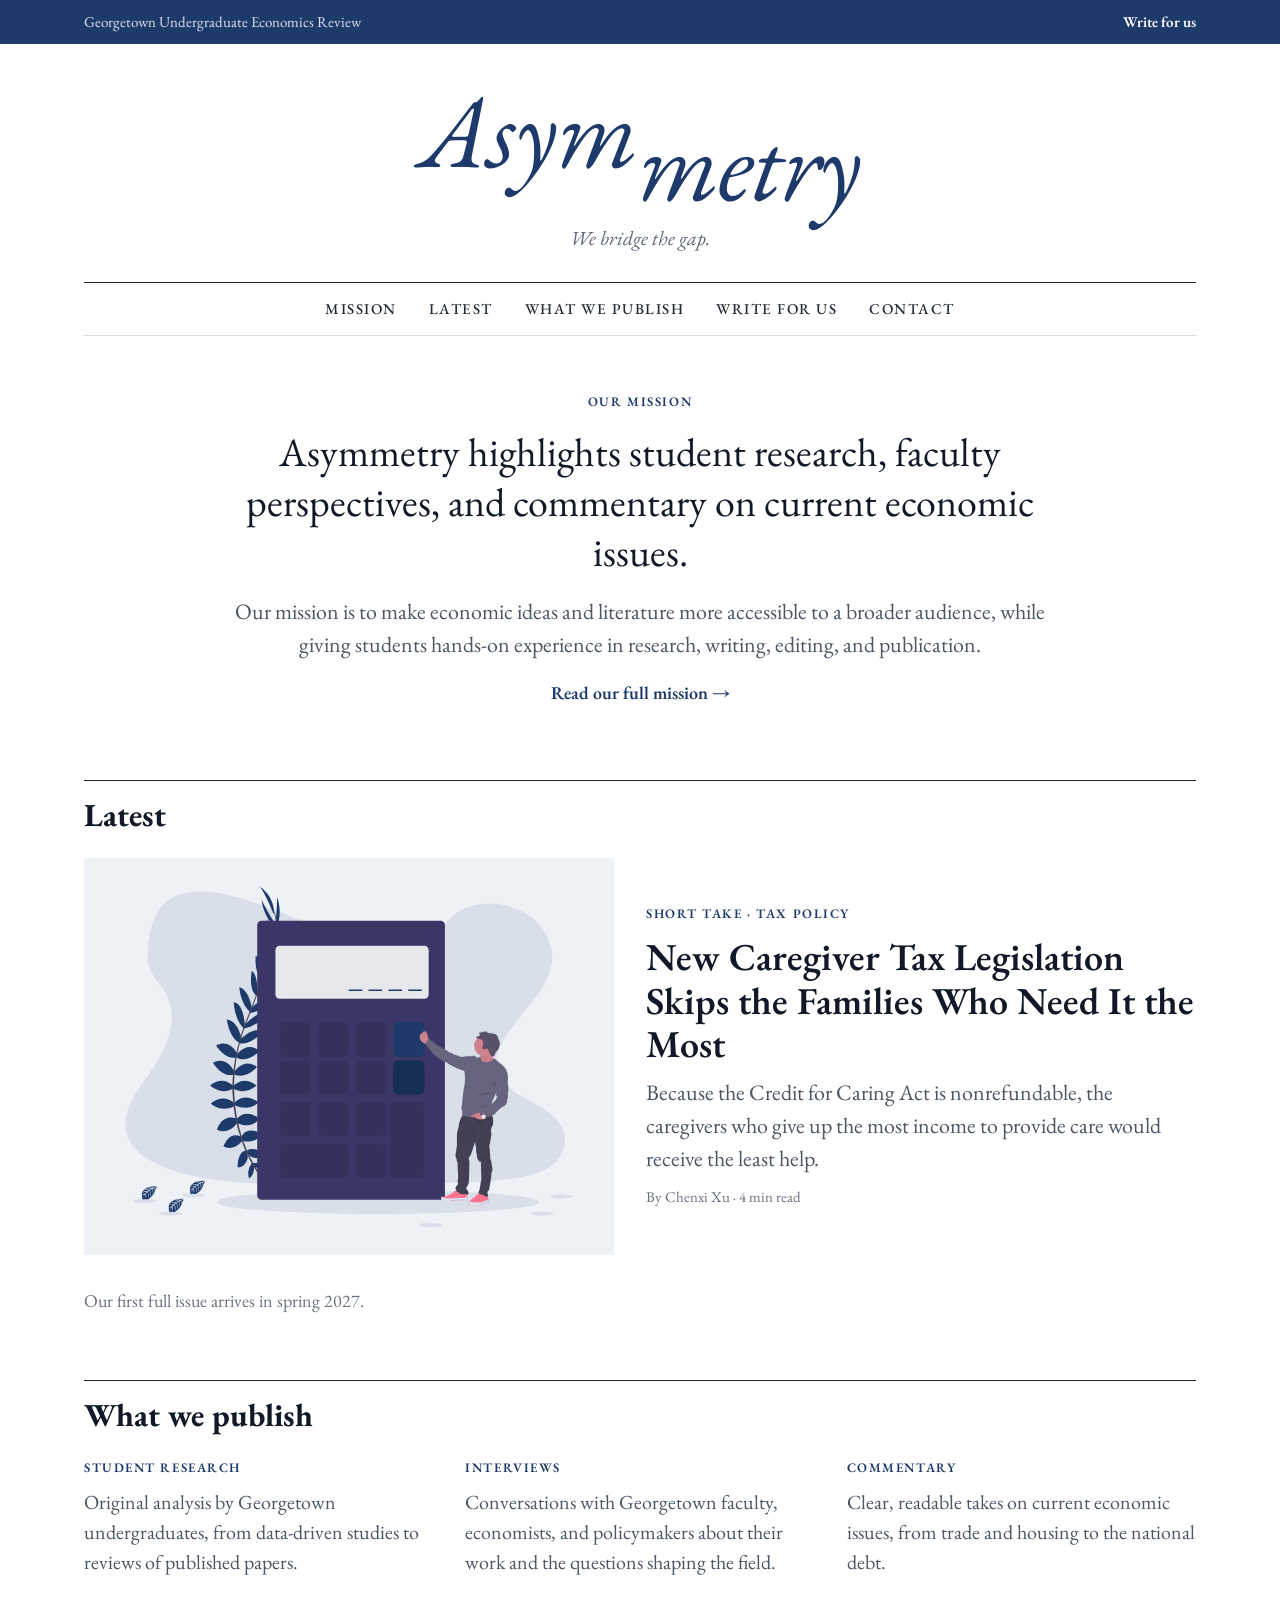
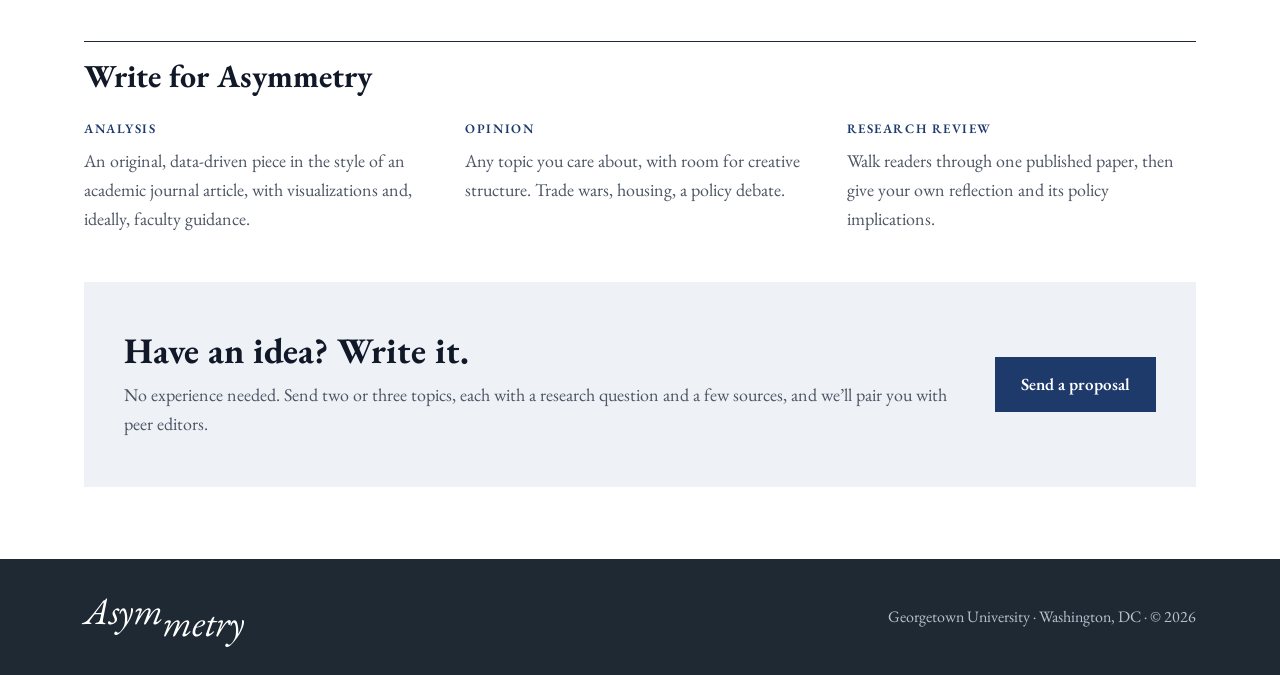
<file: index.html>
<!doctype html>
<html lang="en">
<head>
  <meta charset="utf-8">
  <meta name="viewport" content="width=device-width, initial-scale=1">
  <title>Asymmetry | Georgetown Undergraduate Economics Review</title>
  <meta name="description" content="Asymmetry is Georgetown's undergraduate economics review: student research, faculty perspectives, and commentary on current economic issues.">
  <link rel="preconnect" href="https://fonts.googleapis.com">
  <link rel="preconnect" href="https://fonts.gstatic.com" crossorigin>
  <link href="https://fonts.googleapis.com/css2?family=EB+Garamond:ital,wght@0,400;0,500;0,600;0,700;1,400;1,500&display=swap" rel="stylesheet">
  <link rel="stylesheet" href="assets/style.css">
  <link rel="icon" href="assets/favicon.svg" type="image/svg+xml">
</head>
<body>
  <div class="topbar">
    <div class="wrap topbar-inner">
      <span>Georgetown Undergraduate Economics Review</span>
      <a href="#write">Write for us</a>
    </div>
  </div>

  <header class="masthead">
    <div class="wrap">
      <a class="logo" href="#top" aria-label="Asymmetry home">Asym<span class="drop">metry</span></a>
      <p class="tagline">We bridge the gap.</p>
      <nav class="sections" aria-label="Sections">
        <a href="mission.html">Mission</a>
        <a href="#latest">Latest</a>
        <a href="#publish">What we publish</a>
        <a href="#write">Write for us</a>
        <a href="contact.html">Contact</a>
      </nav>
    </div>
  </header>

  <main id="top" class="wrap">
    <section id="mission" class="mission-top">
      <p class="kicker"><a href="mission.html">Our mission</a></p>
      <p class="mission-lede">Asymmetry highlights student research, faculty perspectives, and commentary on current economic issues.</p>
      <p class="dek">Our mission is to make economic ideas and literature more accessible to a broader audience, while giving students hands-on experience in research, writing, editing, and publication.</p>
      <a class="text-link" href="mission.html">Read our full mission &rarr;</a>
    </section>

    <section id="latest" class="block">
      <div class="block-head"><h2>Latest</h2></div>
      <a class="feature" href="articles/caregiver-tax-credit.html">
        <img class="feature-img" src="assets/img/calculator.svg" alt="Illustration of a person standing beside a giant calculator">
        <div class="feature-text">
          <span class="kicker">Short Take · Tax Policy</span>
          <span class="headline">New Caregiver Tax Legislation Skips the Families Who Need It the Most</span>
          <span class="dek">Because the Credit for Caring Act is nonrefundable, the caregivers who give up the most income to provide care would receive the least help.</span>
          <span class="byline">By Chenxi Xu · 4 min read</span>
        </div>
      </a>
      <p class="muted-note">Our first full issue arrives in spring 2027.</p>
    </section>

    <section id="publish" class="block">
      <div class="block-head"><h2>What we publish</h2></div>
      <div class="pillars">
        <div>
          <p class="kicker">Student research</p>
          <p>Original analysis by Georgetown undergraduates, from data-driven studies to reviews of published papers.</p>
        </div>
        <div>
          <p class="kicker">Interviews</p>
          <p>Conversations with Georgetown faculty, economists, and policymakers about their work and the questions shaping the field.</p>
        </div>
        <div>
          <p class="kicker">Commentary</p>
          <p>Clear, readable takes on current economic issues, from trade and housing to the national debt.</p>
        </div>
      </div>
    </section>

    <section id="write" class="block">
      <div class="block-head"><h2>Write for Asymmetry</h2></div>
      <div class="types">
        <div>
          <p class="kicker">Analysis</p>
          <p>An original, data-driven piece in the style of an academic journal article, with visualizations and, ideally, faculty guidance.</p>
        </div>
        <div>
          <p class="kicker">Opinion</p>
          <p>Any topic you care about, with room for creative structure. Trade wars, housing, a policy debate.</p>
        </div>
        <div>
          <p class="kicker">Research Review</p>
          <p>Walk readers through one published paper, then give your own reflection and its policy implications.</p>
        </div>
      </div>
      <div class="cta">
        <div>
          <h3>Have an idea? Write it.</h3>
          <p>No experience needed. Send two or three topics, each with a research question and a few sources, and we’ll pair you with peer editors.</p>
        </div>
        <a class="btn" href="mailto:fmb48@georgetown.edu?subject=Asymmetry%20proposal">Send a proposal</a>
      </div>
    </section>
  </main>

  <footer class="footer">
    <div class="wrap footer-inner">
      <span class="logo logo-small" aria-label="Asymmetry">Asym<span class="drop">metry</span></span>
      <span>Georgetown University · Washington, DC · &copy; <span id="year"></span></span>
    </div>
  </footer>

  <script src="assets/main.js"></script>
</body>
</html>
</file>
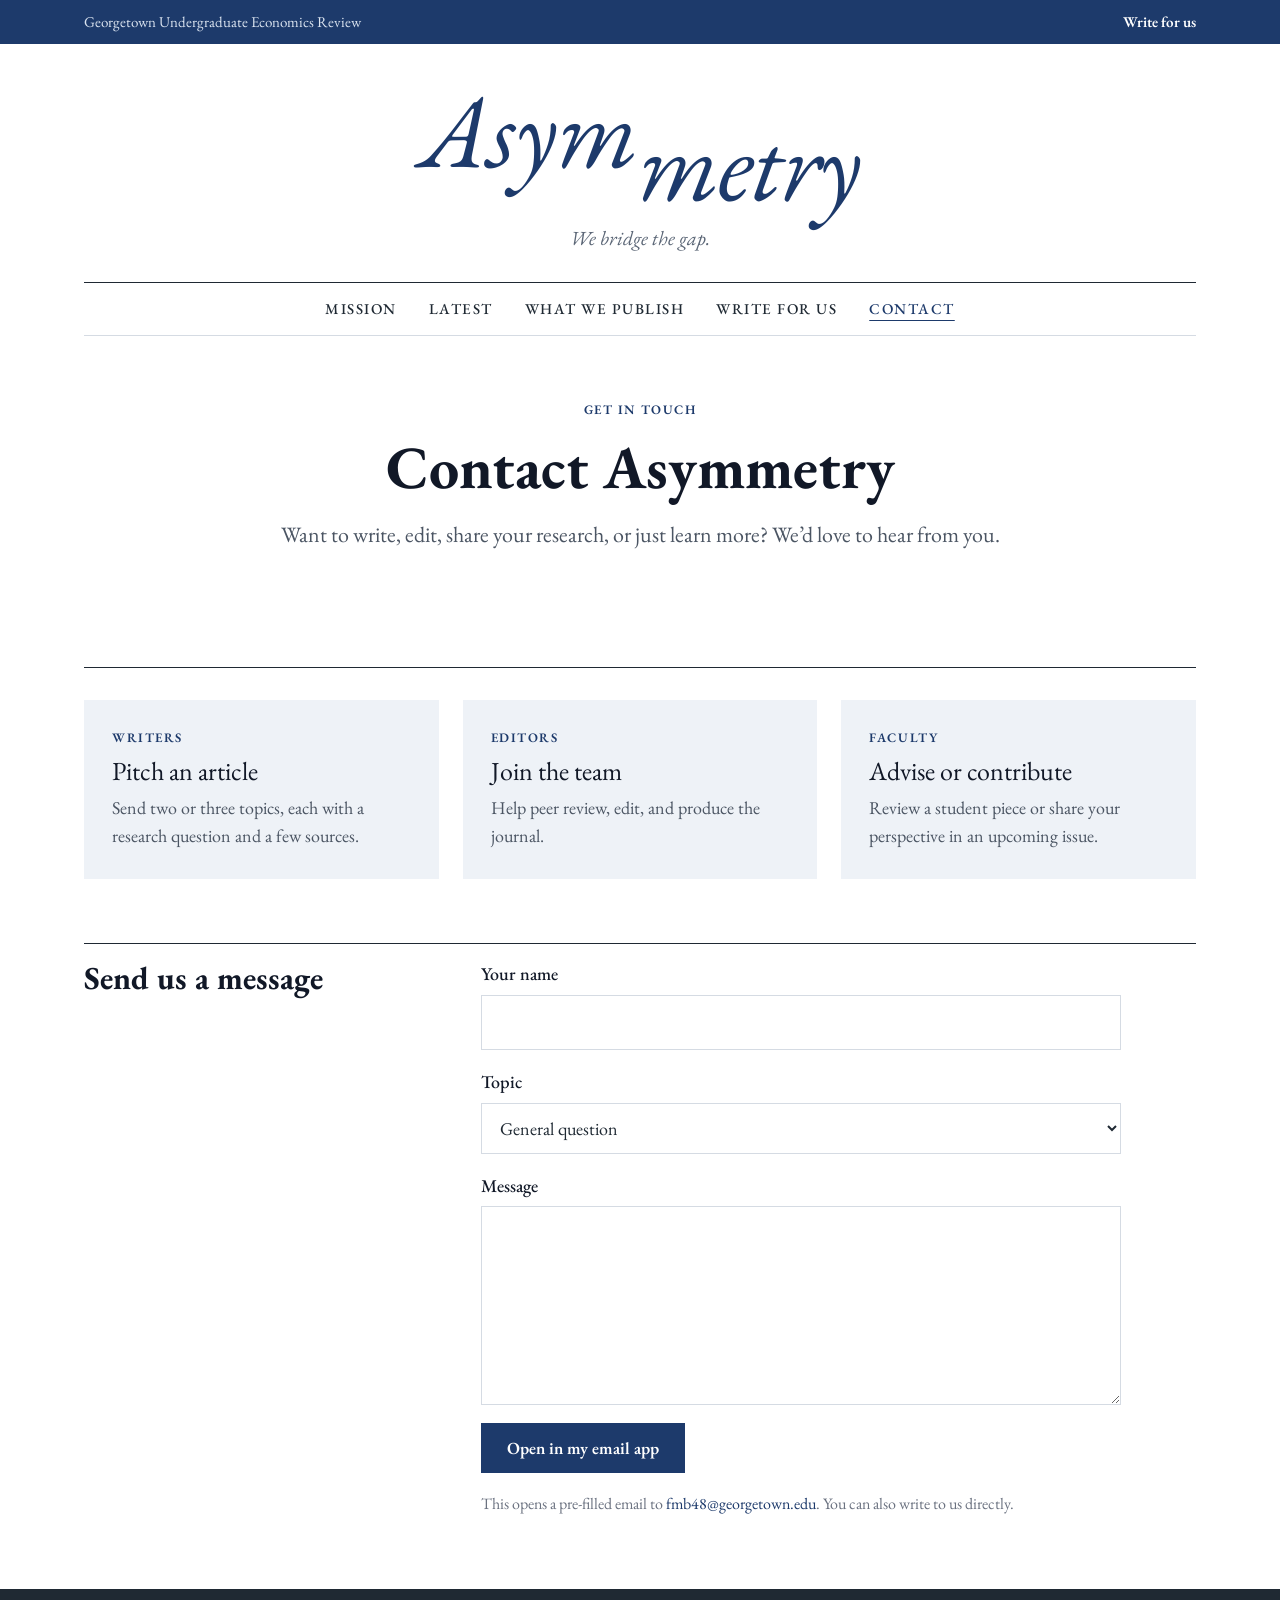
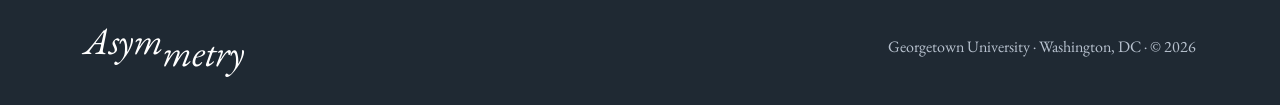
<file: contact.html>
<!doctype html>
<html lang="en">
<head>
  <meta charset="utf-8">
  <meta name="viewport" content="width=device-width, initial-scale=1">
  <title>Contact | Asymmetry</title>
  <meta name="description" content="Asymmetry is Georgetown's undergraduate economics review: student research, faculty perspectives, and commentary on current economic issues.">
  <link rel="preconnect" href="https://fonts.googleapis.com">
  <link rel="preconnect" href="https://fonts.gstatic.com" crossorigin>
  <link href="https://fonts.googleapis.com/css2?family=EB+Garamond:ital,wght@0,400;0,500;0,600;0,700;1,400;1,500&display=swap" rel="stylesheet">
  <link rel="stylesheet" href="assets/style.css">
  <link rel="icon" href="assets/favicon.svg" type="image/svg+xml">
</head>
<body>
  <div class="topbar">
    <div class="wrap topbar-inner">
      <span>Georgetown Undergraduate Economics Review</span>
      <a href="index.html#write">Write for us</a>
    </div>
  </div>

  <header class="masthead">
    <div class="wrap">
      <a class="logo" href="index.html#top" aria-label="Asymmetry home">Asym<span class="drop">metry</span></a>
      <p class="tagline">We bridge the gap.</p>
      <nav class="sections" aria-label="Sections">
        <a href="mission.html">Mission</a>
        <a href="index.html#latest">Latest</a>
        <a href="index.html#publish">What we publish</a>
        <a href="index.html#write">Write for us</a>
        <a href="contact.html" aria-current="page">Contact</a>
      </nav>
    </div>
  </header>

  <main class="wrap">
    <section class="launch">
      <p class="kicker">Get in touch</p>
      <h1>Contact Asymmetry</h1>
      <p class="dek">Want to write, edit, share your research, or just learn more? We’d love to hear from you.</p>
    </section>

    <section class="block">
      <div class="contact-grid">
        <a class="contact-card" href="mailto:fmb48@georgetown.edu?subject=Asymmetry%3A%20Writing%20proposal">
          <span class="kicker">Writers</span>
          <span class="headline">Pitch an article</span>
          <span>Send two or three topics, each with a research question and a few sources.</span>
        </a>
        <a class="contact-card" href="mailto:fmb48@georgetown.edu?subject=Asymmetry%3A%20Joining%20the%20team">
          <span class="kicker">Editors</span>
          <span class="headline">Join the team</span>
          <span>Help peer review, edit, and produce the journal.</span>
        </a>
        <a class="contact-card" href="mailto:fmb48@georgetown.edu?subject=Asymmetry%3A%20Faculty">
          <span class="kicker">Faculty</span>
          <span class="headline">Advise or contribute</span>
          <span>Review a student piece or share your perspective in an upcoming issue.</span>
        </a>
      </div>
    </section>

    <section class="block about">
      <h2>Send us a message</h2>
      <form class="contact-form" id="contact-form">
        <label>Your name<input name="name" type="text" required autocomplete="name"></label>
        <label>Topic
          <select name="topic">
            <option>General question</option>
            <option>Writing proposal</option>
            <option>Joining the team</option>
            <option>Faculty</option>
          </select>
        </label>
        <label>Message<textarea name="message" rows="6" required></textarea></label>
        <button class="btn" type="submit">Open in my email app</button>
        <p class="form-note">This opens a pre-filled email to <a href="mailto:fmb48@georgetown.edu">fmb48@georgetown.edu</a>. You can also write to us directly.</p>
      </form>
    </section>
  </main>

  <footer class="footer">
    <div class="wrap footer-inner">
      <span class="logo logo-small" aria-label="Asymmetry">Asym<span class="drop">metry</span></span>
      <span>Georgetown University · Washington, DC · &copy; <span id="year"></span></span>
    </div>
  </footer>

  <script src="assets/main.js"></script>
</body>
</html>
</file>
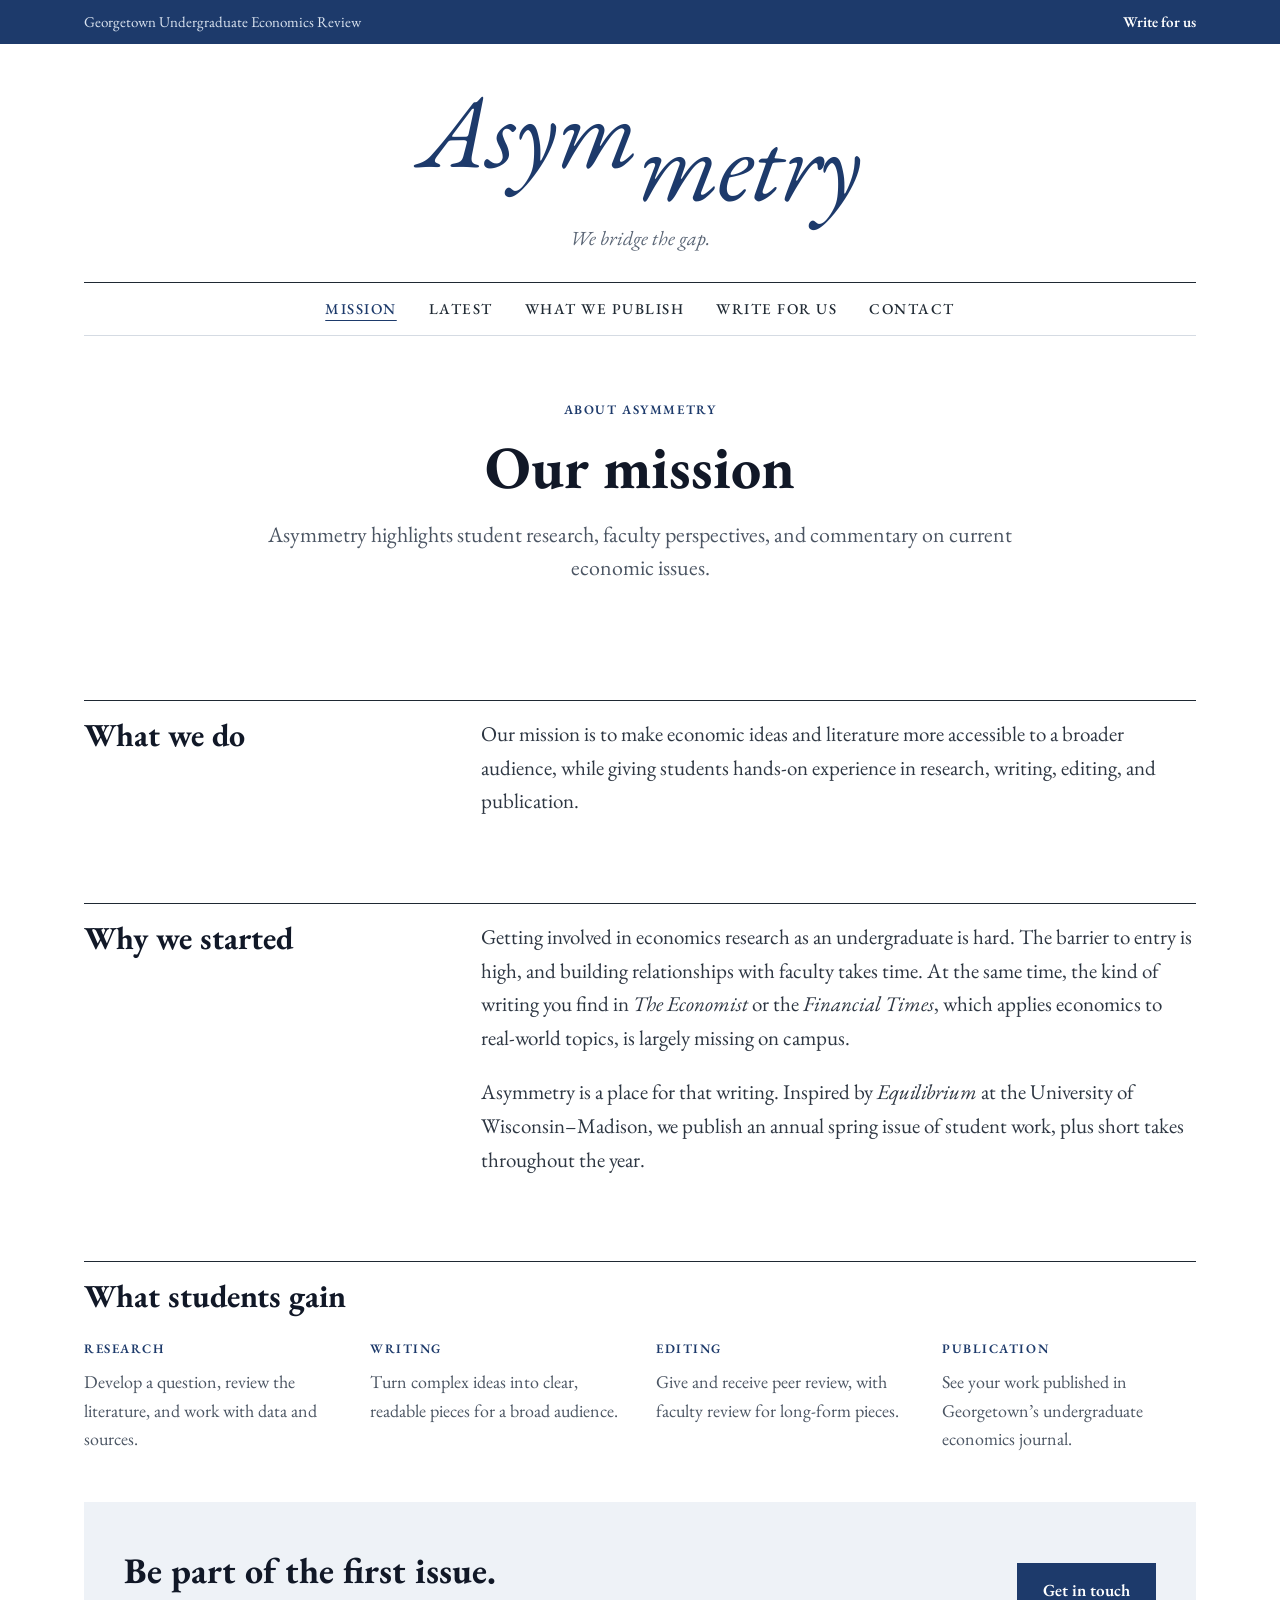
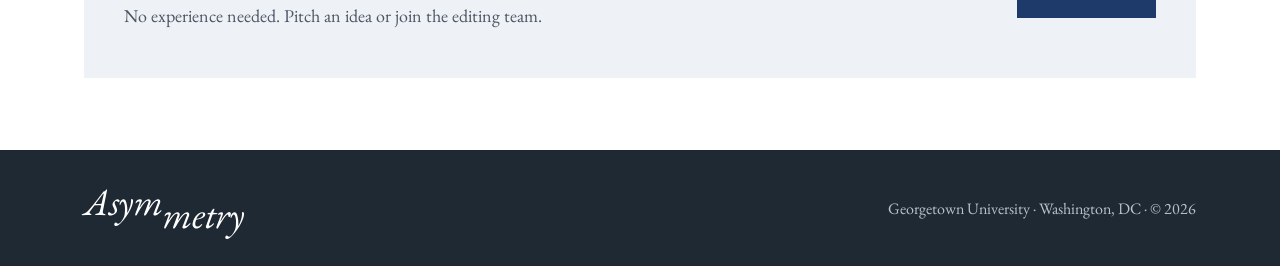
<file: mission.html>
<!doctype html>
<html lang="en">
<head>
  <meta charset="utf-8">
  <meta name="viewport" content="width=device-width, initial-scale=1">
  <title>Mission | Asymmetry</title>
  <meta name="description" content="Asymmetry is Georgetown's undergraduate economics review: student research, faculty perspectives, and commentary on current economic issues.">
  <link rel="preconnect" href="https://fonts.googleapis.com">
  <link rel="preconnect" href="https://fonts.gstatic.com" crossorigin>
  <link href="https://fonts.googleapis.com/css2?family=EB+Garamond:ital,wght@0,400;0,500;0,600;0,700;1,400;1,500&display=swap" rel="stylesheet">
  <link rel="stylesheet" href="assets/style.css">
  <link rel="icon" href="assets/favicon.svg" type="image/svg+xml">
</head>
<body>
  <div class="topbar">
    <div class="wrap topbar-inner">
      <span>Georgetown Undergraduate Economics Review</span>
      <a href="index.html#write">Write for us</a>
    </div>
  </div>

  <header class="masthead">
    <div class="wrap">
      <a class="logo" href="index.html#top" aria-label="Asymmetry home">Asym<span class="drop">metry</span></a>
      <p class="tagline">We bridge the gap.</p>
      <nav class="sections" aria-label="Sections">
        <a href="mission.html" aria-current="page">Mission</a>
        <a href="index.html#latest">Latest</a>
        <a href="index.html#publish">What we publish</a>
        <a href="index.html#write">Write for us</a>
        <a href="contact.html">Contact</a>
      </nav>
    </div>
  </header>

  <main class="wrap">
    <section class="launch">
      <p class="kicker">About Asymmetry</p>
      <h1>Our mission</h1>
      <p class="dek">Asymmetry highlights student research, faculty perspectives, and commentary on current economic issues.</p>
    </section>

    <section class="block about">
      <h2>What we do</h2>
      <div class="prose">
        <p>Our mission is to make economic ideas and literature more accessible to a broader audience, while giving students hands-on experience in research, writing, editing, and publication.</p>
      </div>
    </section>

    <section class="block about">
      <h2>Why we started</h2>
      <div class="prose">
        <p>Getting involved in economics research as an undergraduate is hard. The barrier to entry is high, and building relationships with faculty takes time. At the same time, the kind of writing you find in <em>The Economist</em> or the <em>Financial Times</em>, which applies economics to real-world topics, is largely missing on campus.</p>
        <p>Asymmetry is a place for that writing. Inspired by <em>Equilibrium</em> at the University of Wisconsin–Madison, we publish an annual spring issue of student work, plus short takes throughout the year.</p>
      </div>
    </section>

    <section class="block">
      <div class="block-head"><h2>What students gain</h2></div>
      <div class="types">
        <div>
          <p class="kicker">Research</p>
          <p>Develop a question, review the literature, and work with data and sources.</p>
        </div>
        <div>
          <p class="kicker">Writing</p>
          <p>Turn complex ideas into clear, readable pieces for a broad audience.</p>
        </div>
        <div>
          <p class="kicker">Editing</p>
          <p>Give and receive peer review, with faculty review for long-form pieces.</p>
        </div>
        <div>
          <p class="kicker">Publication</p>
          <p>See your work published in Georgetown’s undergraduate economics journal.</p>
        </div>
      </div>
      <div class="cta">
        <div>
          <h3>Be part of the first issue.</h3>
          <p>No experience needed. Pitch an idea or join the editing team.</p>
        </div>
        <a class="btn" href="contact.html">Get in touch</a>
      </div>
    </section>
  </main>

  <footer class="footer">
    <div class="wrap footer-inner">
      <span class="logo logo-small" aria-label="Asymmetry">Asym<span class="drop">metry</span></span>
      <span>Georgetown University · Washington, DC · &copy; <span id="year"></span></span>
    </div>
  </footer>

  <script src="assets/main.js"></script>
</body>
</html>
</file>
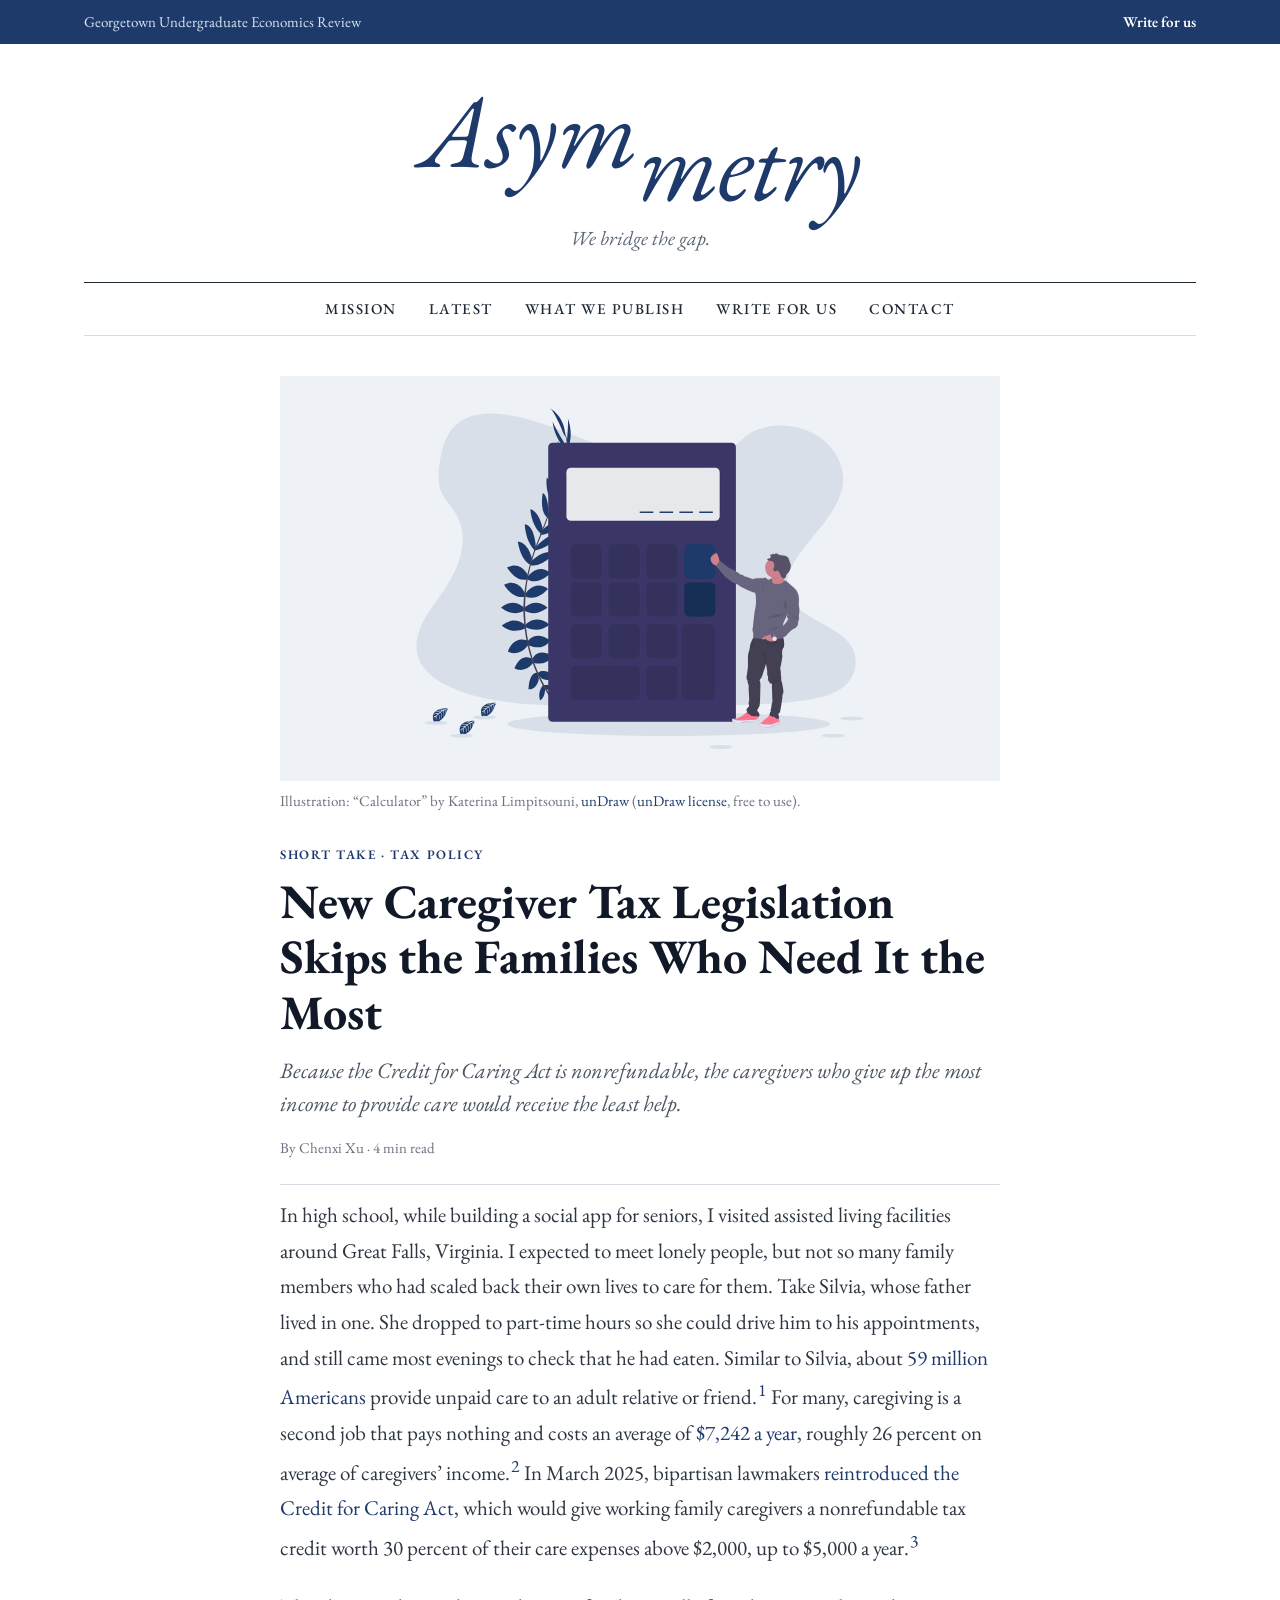
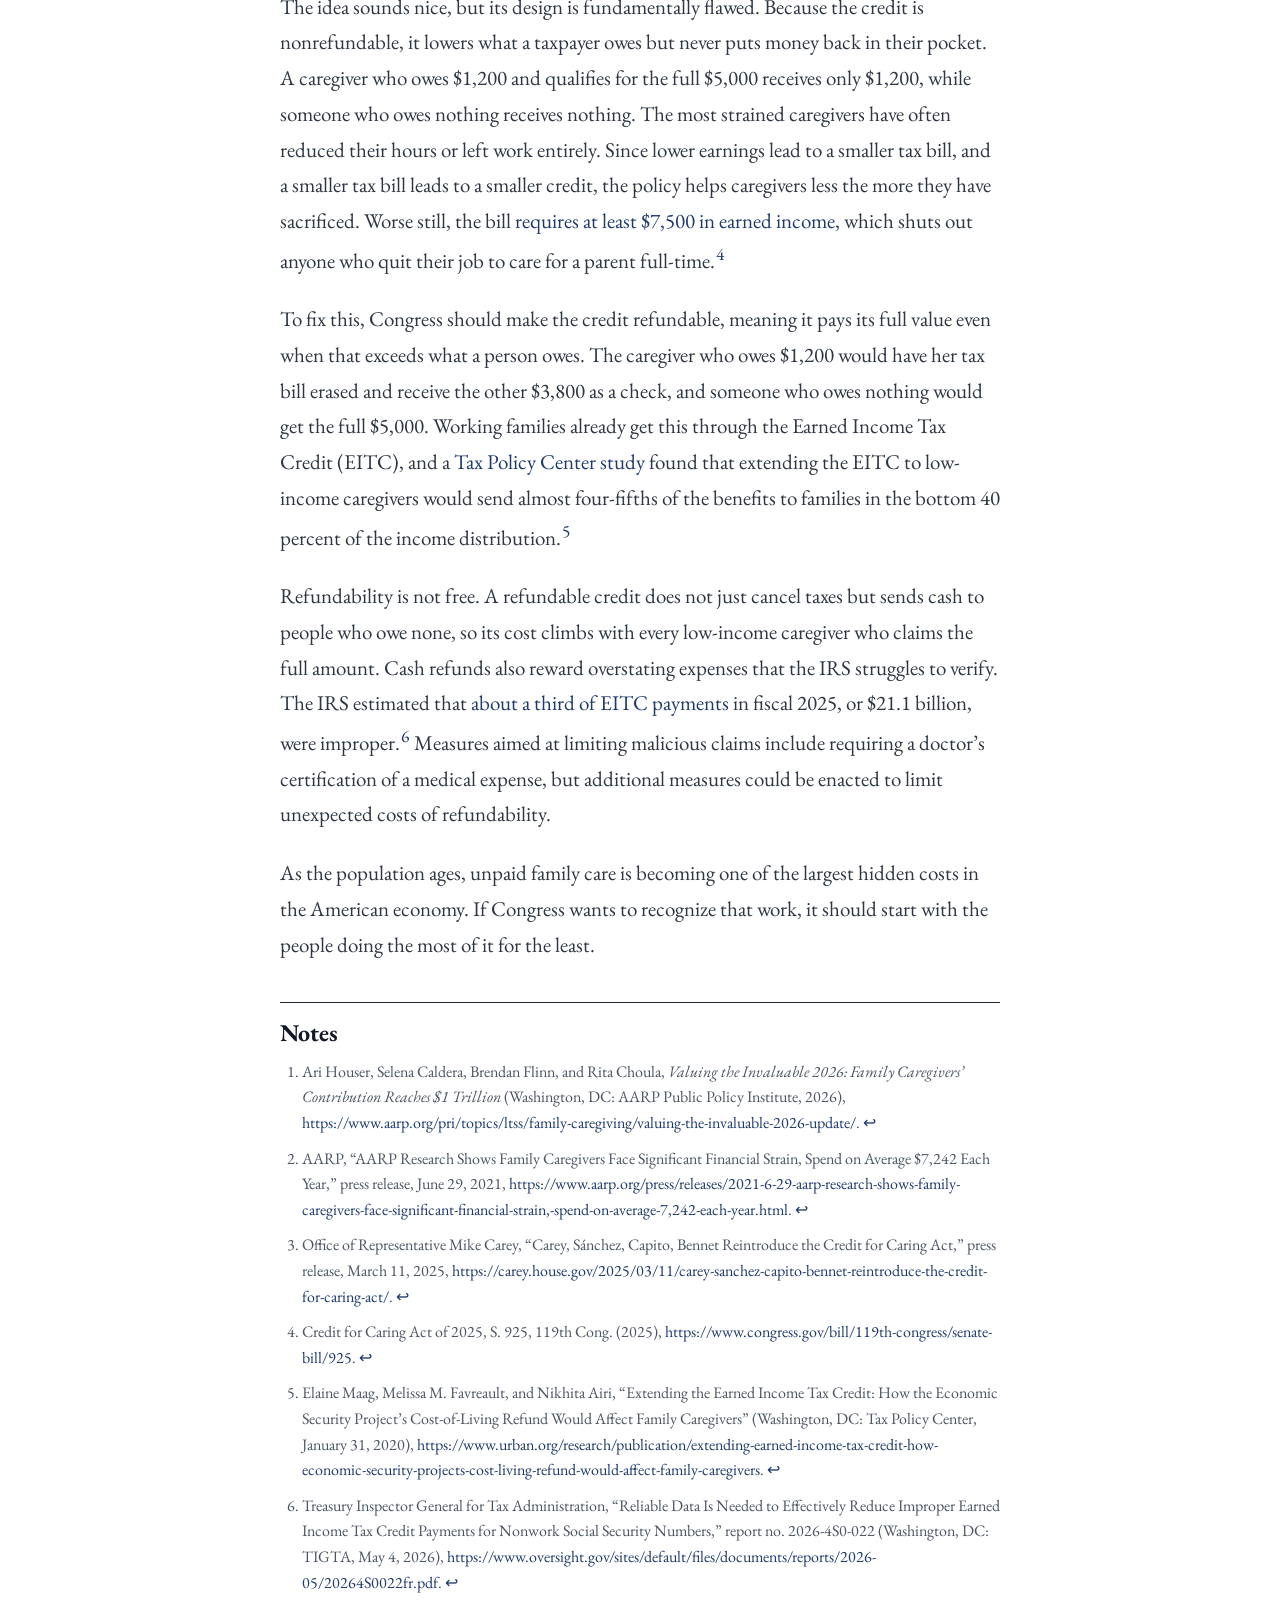
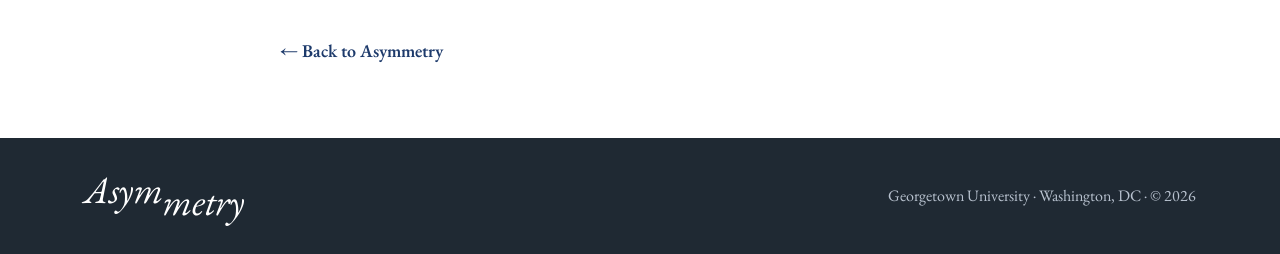
<file: articles/caregiver-tax-credit.html>
<!doctype html>
<html lang="en">
<head>
  <meta charset="utf-8">
  <meta name="viewport" content="width=device-width, initial-scale=1">
  <title>New Caregiver Tax Legislation Skips the Families Who Need It the Most | Asymmetry</title>
  <meta name="description" content="Because the Credit for Caring Act is nonrefundable, the caregivers who give up the most income to provide care would receive the least help. By Chenxi Xu.">
  <link rel="preconnect" href="https://fonts.googleapis.com">
  <link rel="preconnect" href="https://fonts.gstatic.com" crossorigin>
  <link href="https://fonts.googleapis.com/css2?family=EB+Garamond:ital,wght@0,400;0,500;0,600;0,700;1,400;1,500&display=swap" rel="stylesheet">
  <link rel="stylesheet" href="../assets/style.css">
  <link rel="icon" href="../assets/favicon.svg" type="image/svg+xml">
</head>
<body>
  <div class="topbar">
    <div class="wrap topbar-inner">
      <span>Georgetown Undergraduate Economics Review</span>
      <a href="../index.html#write">Write for us</a>
    </div>
  </div>

  <header class="masthead">
    <div class="wrap">
      <a class="logo" href="../index.html#top" aria-label="Asymmetry home">Asym<span class="drop">metry</span></a>
      <p class="tagline">We bridge the gap.</p>
      <nav class="sections" aria-label="Sections">
        <a href="../mission.html">Mission</a>
        <a href="../index.html#latest">Latest</a>
        <a href="../index.html#publish">What we publish</a>
        <a href="../index.html#write">Write for us</a>
        <a href="../contact.html">Contact</a>
      </nav>
    </div>
  </header>

  <main class="wrap">
    <article class="article">
      <figure class="article-figure">
        <img src="../assets/img/calculator.svg" alt="Flat illustration of a person standing beside a giant calculator">
        <figcaption>Illustration: “Calculator” by Katerina Limpitsouni, <a href="https://undraw.co/">unDraw</a> (<a href="https://undraw.co/license">unDraw license</a>, free to use).</figcaption>
      </figure>
      <p class="kicker">Short Take · Tax Policy</p>
      <h1>New Caregiver Tax Legislation Skips the Families Who Need It the Most</h1>
      <p class="dek">Because the Credit for Caring Act is nonrefundable, the caregivers who give up the most income to provide care would receive the least help.</p>
      <p class="byline">By Chenxi Xu · 4 min read</p>

      <div class="article-body">
        <p>In high school, while building a social app for seniors, I visited assisted living facilities around Great Falls, Virginia. I expected to meet lonely people, but not so many family members who had scaled back their own lives to care for them. Take Silvia, whose father lived in one. She dropped to part-time hours so she could drive him to his appointments, and still came most evenings to check that he had eaten. Similar to Silvia, about <a href="https://www.aarp.org/pri/topics/ltss/family-caregiving/valuing-the-invaluable-2026-update/">59 million Americans</a> provide unpaid care to an adult relative or friend.<sup id="ref1"><a href="#note1" aria-label="Note 1">1</a></sup> For many, caregiving is a second job that pays nothing and costs an average of <a href="https://www.aarp.org/press/releases/2021-6-29-aarp-research-shows-family-caregivers-face-significant-financial-strain,-spend-on-average-7,242-each-year.html">$7,242 a year</a>, roughly 26 percent on average of caregivers’ income.<sup id="ref2"><a href="#note2" aria-label="Note 2">2</a></sup> In March 2025, bipartisan lawmakers <a href="https://carey.house.gov/2025/03/11/carey-sanchez-capito-bennet-reintroduce-the-credit-for-caring-act/">reintroduced the Credit for Caring Act</a>, which would give working family caregivers a nonrefundable tax credit worth 30 percent of their care expenses above $2,000, up to $5,000 a year.<sup id="ref3"><a href="#note3" aria-label="Note 3">3</a></sup></p>
        <p>The idea sounds nice, but its design is fundamentally flawed. Because the credit is nonrefundable, it lowers what a taxpayer owes but never puts money back in their pocket. A caregiver who owes $1,200 and qualifies for the full $5,000 receives only $1,200, while someone who owes nothing receives nothing. The most strained caregivers have often reduced their hours or left work entirely. Since lower earnings lead to a smaller tax bill, and a smaller tax bill leads to a smaller credit, the policy helps caregivers less the more they have sacrificed. Worse still, the bill <a href="https://www.congress.gov/bill/119th-congress/senate-bill/925">requires at least $7,500 in earned income</a>, which shuts out anyone who quit their job to care for a parent full-time.<sup id="ref4"><a href="#note4" aria-label="Note 4">4</a></sup></p>
        <p>To fix this, Congress should make the credit refundable, meaning it pays its full value even when that exceeds what a person owes. The caregiver who owes $1,200 would have her tax bill erased and receive the other $3,800 as a check, and someone who owes nothing would get the full $5,000. Working families already get this through the Earned Income Tax Credit (EITC), and a <a href="https://www.urban.org/research/publication/extending-earned-income-tax-credit-how-economic-security-projects-cost-living-refund-would-affect-family-caregivers">Tax Policy Center study</a> found that extending the EITC to low-income caregivers would send almost four-fifths of the benefits to families in the bottom 40 percent of the income distribution.<sup id="ref5"><a href="#note5" aria-label="Note 5">5</a></sup></p>
        <p>Refundability is not free. A refundable credit does not just cancel taxes but sends cash to people who owe none, so its cost climbs with every low-income caregiver who claims the full amount. Cash refunds also reward overstating expenses that the IRS struggles to verify. The IRS estimated that <a href="https://www.oversight.gov/sites/default/files/documents/reports/2026-05/20264S0022fr.pdf">about a third of EITC payments</a> in fiscal 2025, or $21.1 billion, were improper.<sup id="ref6"><a href="#note6" aria-label="Note 6">6</a></sup> Measures aimed at limiting malicious claims include requiring a doctor’s certification of a medical expense, but additional measures could be enacted to limit unexpected costs of refundability.</p>
        <p>As the population ages, unpaid family care is becoming one of the largest hidden costs in the American economy. If Congress wants to recognize that work, it should start with the people doing the most of it for the least.</p>
      </div>

      <section class="notes" aria-label="Notes">
        <h2>Notes</h2>
        <ol>
          <li id="note1">Ari Houser, Selena Caldera, Brendan Flinn, and Rita Choula, <em>Valuing the Invaluable 2026: Family Caregivers’ Contribution Reaches $1 Trillion</em> (Washington, DC: AARP Public Policy Institute, 2026), <a href="https://www.aarp.org/pri/topics/ltss/family-caregiving/valuing-the-invaluable-2026-update/">https://www.aarp.org/pri/topics/ltss/family-caregiving/valuing-the-invaluable-2026-update/</a>. <a href="#ref1" aria-label="Back to text">&#8617;</a></li>
          <li id="note2">AARP, “AARP Research Shows Family Caregivers Face Significant Financial Strain, Spend on Average $7,242 Each Year,” press release, June 29, 2021, <a href="https://www.aarp.org/press/releases/2021-6-29-aarp-research-shows-family-caregivers-face-significant-financial-strain,-spend-on-average-7,242-each-year.html">https://www.aarp.org/press/releases/2021-6-29-aarp-research-shows-family-caregivers-face-significant-financial-strain,-spend-on-average-7,242-each-year.html</a>. <a href="#ref2" aria-label="Back to text">&#8617;</a></li>
          <li id="note3">Office of Representative Mike Carey, “Carey, Sánchez, Capito, Bennet Reintroduce the Credit for Caring Act,” press release, March 11, 2025, <a href="https://carey.house.gov/2025/03/11/carey-sanchez-capito-bennet-reintroduce-the-credit-for-caring-act/">https://carey.house.gov/2025/03/11/carey-sanchez-capito-bennet-reintroduce-the-credit-for-caring-act/</a>. <a href="#ref3" aria-label="Back to text">&#8617;</a></li>
          <li id="note4">Credit for Caring Act of 2025, S. 925, 119th Cong. (2025), <a href="https://www.congress.gov/bill/119th-congress/senate-bill/925">https://www.congress.gov/bill/119th-congress/senate-bill/925</a>. <a href="#ref4" aria-label="Back to text">&#8617;</a></li>
          <li id="note5">Elaine Maag, Melissa M. Favreault, and Nikhita Airi, “Extending the Earned Income Tax Credit: How the Economic Security Project’s Cost-of-Living Refund Would Affect Family Caregivers” (Washington, DC: Tax Policy Center, January 31, 2020), <a href="https://www.urban.org/research/publication/extending-earned-income-tax-credit-how-economic-security-projects-cost-living-refund-would-affect-family-caregivers">https://www.urban.org/research/publication/extending-earned-income-tax-credit-how-economic-security-projects-cost-living-refund-would-affect-family-caregivers</a>. <a href="#ref5" aria-label="Back to text">&#8617;</a></li>
          <li id="note6">Treasury Inspector General for Tax Administration, “Reliable Data Is Needed to Effectively Reduce Improper Earned Income Tax Credit Payments for Nonwork Social Security Numbers,” report no. 2026-4S0-022 (Washington, DC: TIGTA, May 4, 2026), <a href="https://www.oversight.gov/sites/default/files/documents/reports/2026-05/20264S0022fr.pdf">https://www.oversight.gov/sites/default/files/documents/reports/2026-05/20264S0022fr.pdf</a>. <a href="#ref6" aria-label="Back to text">&#8617;</a></li>
        </ol>
      </section>

      <a class="back-link" href="../index.html#latest">&larr; Back to Asymmetry</a>
    </article>
  </main>

  <footer class="footer">
    <div class="wrap footer-inner">
      <span class="logo logo-small" aria-label="Asymmetry">Asym<span class="drop">metry</span></span>
      <span>Georgetown University · Washington, DC · &copy; <span id="year"></span></span>
    </div>
  </footer>

  <script src="../assets/main.js"></script>
</body>
</html>
</file>
<file: assets/style.css>
:root {
  --navy: #1d3a6b;
  --ink: #111827;
  --text: #1f2933;
  --muted: #4b5563;
  --soft: #6b7280;
  --line: #d5dbe3;
  --line-soft: #e5e9ef;
  --wash: #eef2f7;
  --charcoal: #1f2933;
  --serif: "EB Garamond", Garamond, Georgia, serif;
  --logo: "EB Garamond", Garamond, Georgia, serif;
}

* { box-sizing: border-box; }
html { scroll-behavior: smooth; }
body { margin: 0; background: #fff; color: var(--text); font-family: var(--serif); font-size: 18px; line-height: 1.6; }
a { color: var(--navy); text-decoration: none; }
a:hover { text-decoration: underline; }
h1, h2, h3 { font-family: var(--serif); color: var(--ink); line-height: 1.15; }

.wrap { max-width: 1160px; margin: 0 auto; padding: 0 24px; }

/* Top bar */
.topbar { background: var(--navy); color: #dbe4f0; font-size: 15px; }
.topbar-inner { display: flex; justify-content: space-between; flex-wrap: wrap; gap: 8px; padding-top: 10px; padding-bottom: 10px; }
.topbar a { color: #fff; font-weight: 600; }

/* Masthead */
.masthead { text-align: center; padding-top: 32px; }
.logo {
  display: inline-block;
  font-family: var(--logo);
  font-style: italic;
  font-weight: 400;
  font-size: clamp(64px, 11vw, 104px);
  line-height: 1.05;
  letter-spacing: -0.01em;
  color: var(--navy);
  text-decoration: none !important;
}
.tagline { font-family: var(--serif); font-style: italic; color: #5b6676; font-size: 20px; margin: 4px 0 0; }
.sections {
  margin-top: 28px; padding: 14px 0;
  border-top: 1px solid var(--charcoal); border-bottom: 1px solid var(--line);
  display: flex; justify-content: center; flex-wrap: wrap; gap: 8px 32px;
  font-size: 15px; font-weight: 500; text-transform: uppercase; letter-spacing: .1em;
}
.sections a { color: var(--text); }

/* Shared bits */
.kicker { display: block; font-size: 13px; font-weight: 600; letter-spacing: .12em; text-transform: uppercase; color: var(--navy); margin: 0; }
.byline { display: block; font-size: 15px; color: var(--soft); margin: 0; }
.headline { display: block; font-family: var(--serif); color: var(--ink); line-height: 1.25; margin-top: 6px; }
.img-placeholder {
  background: #c9d4e3; aspect-ratio: 4 / 3;
  display: flex; align-items: center; justify-content: center;
  color: #3d4b5f; font-size: 14px; letter-spacing: .08em; text-transform: uppercase;
}
.img-placeholder.wide { aspect-ratio: 16 / 9; }

/* Launch */
.launch { text-align: center; max-width: 760px; margin: 0 auto; padding: 64px 0 24px; }
.launch h1 { font-size: clamp(38px, 6vw, 60px); margin: 12px 0 16px; }
.launch .dek { margin: 0 auto 28px; }
.launch .btn { display: inline-block; }

.pillars { display: grid; grid-template-columns: repeat(auto-fit, minmax(240px, 1fr)); gap: 32px; margin-top: 24px; }
.pillars p:not(.kicker) { margin: 8px 0 0; color: var(--muted); font-size: 20px; line-height: 1.5; }

/* Homepage mission */
.mission-top { text-align: center; max-width: 820px; margin: 0 auto; padding: 56px 0 8px; }
.mission-top .kicker a { color: inherit; }
.mission-lede { font-size: clamp(28px, 4vw, 40px); line-height: 1.25; color: var(--ink); margin: 14px 0 18px; }
.mission-top .dek { margin: 0 auto 18px; }
.text-link { font-weight: 600; font-size: 18px; }

/* Featured article */
.feature { display: flex; flex-wrap: wrap; gap: 32px; align-items: center; margin-top: 24px; color: inherit; }
.feature:hover { text-decoration: none; }
.feature:hover .headline { color: var(--navy); text-decoration: underline; text-decoration-thickness: 1px; text-underline-offset: 4px; }
.feature-img { flex: 1 1 360px; min-width: 0; max-width: 100%; background: var(--wash); padding: 28px; aspect-ratio: 4 / 3; object-fit: contain; }
.feature-text { flex: 1 1 380px; min-width: 0; display: flex; flex-direction: column; gap: 10px; }
.feature .headline { font-size: clamp(28px, 3.4vw, 38px); font-weight: 600; line-height: 1.15; margin: 0; }
.feature .dek { margin: 0; }
.muted-note { margin: 32px 0 0; color: var(--soft); }

/* Article page */
.article { max-width: 720px; margin: 0 auto; padding-top: 40px; }
.article-figure { margin: 0 0 32px; }
.article-figure img { display: block; width: 100%; background: var(--wash); padding: 32px; aspect-ratio: 16 / 9; object-fit: contain; }
.article-figure figcaption { margin-top: 8px; font-size: 15px; color: var(--soft); }
.article h1 { font-size: clamp(34px, 5vw, 48px); margin: 8px 0 14px; }
.article .dek { font-style: italic; }
.article .byline { margin: 16px 0 0; padding-bottom: 24px; border-bottom: 1px solid var(--line); }
.article-body { font-size: 21px; line-height: 1.7; color: #2d3642; padding-top: 12px; }
.article-body p { margin: 0 0 1.1em; }
.article-body sup a { text-decoration: none; padding: 0 1px; }
.notes { margin-top: 40px; border-top: 1px solid var(--charcoal); padding-top: 16px; font-size: 16px; color: var(--muted); }
.notes h2 { font-size: 24px; margin: 0 0 12px; }
.notes ol { padding-left: 22px; margin: 0; }
.notes li { margin-bottom: 10px; overflow-wrap: anywhere; }
.back-link { display: inline-block; margin-top: 32px; font-weight: 600; }

/* Heading that links to its own page */
.heading-link { color: inherit; text-decoration: underline; text-decoration-thickness: 1px; text-underline-offset: 6px; text-decoration-color: var(--line); }
.heading-link:hover { color: var(--navy); text-decoration-color: var(--navy); }

/* Contact */
.sections a[aria-current] { color: var(--navy); text-decoration: underline; text-underline-offset: 6px; }
.contact-grid { display: grid; grid-template-columns: repeat(auto-fit, minmax(240px, 1fr)); gap: 24px; margin-top: 16px; }
.contact-card { display: flex; flex-direction: column; gap: 6px; padding: 28px; background: var(--wash); color: var(--muted); }
.contact-card:hover { background: #e2e8f1; text-decoration: none; }
.contact-card .headline { font-size: 26px; margin: 0; }
.contact-form { display: flex; flex-direction: column; gap: 18px; max-width: 640px; }
.contact-form label { display: flex; flex-direction: column; gap: 6px; font-weight: 500; color: var(--ink); }
.contact-form input, .contact-form select, .contact-form textarea {
  font: inherit; font-weight: 400; padding: 12px 14px; border: 1px solid var(--line); background: #fff; color: var(--text); border-radius: 0;
}
.contact-form input:focus, .contact-form select:focus, .contact-form textarea:focus { outline: 2px solid var(--navy); outline-offset: 1px; }
.contact-form .btn { align-self: flex-start; border: 0; cursor: pointer; font-family: inherit; }
.form-note { margin: 0; color: var(--soft); font-size: 16px; }

/* Lead */
.lead { display: flex; flex-wrap: wrap; gap: 40px; padding-top: 40px; }
.lead-story { flex: 999 1 560px; min-width: 0; }
.lead-story .kicker { margin-top: 20px; }
.lead-story h1 { font-size: clamp(34px, 5vw, 50px); margin: 8px 0 12px; }
.dek { font-family: var(--serif); font-size: 22px; line-height: 1.5; color: var(--muted); margin: 0 0 12px; }
.also { flex: 1 1 300px; min-width: 0; border-left: 1px solid var(--line); padding-left: 32px; display: flex; flex-direction: column; gap: 20px; }
.also .label { font-size: 13px; font-weight: 600; letter-spacing: .12em; text-transform: uppercase; color: var(--soft); margin: 0; }
.also-item { display: block; padding-bottom: 20px; border-bottom: 1px solid var(--line-soft); }
.also-item:last-child { border-bottom: 0; }
.also-item .headline { font-size: 24px; }
.also-item .byline { margin-top: 6px; }

/* Blocks */
.block { margin-top: 64px; border-top: 1px solid var(--charcoal); padding-top: 16px; }
.block-head { display: flex; justify-content: space-between; align-items: baseline; flex-wrap: wrap; gap: 8px; }
.block h2 { font-size: 32px; margin: 0; }
.grid4 { display: grid; grid-template-columns: repeat(auto-fit, minmax(240px, 1fr)); gap: 32px; margin-top: 24px; }
.card .kicker { margin-top: 14px; }
.card .headline { font-size: 23px; }

.about { display: grid; grid-template-columns: 1fr 2fr; gap: 40px; }
.prose { font-family: var(--serif); font-size: 21px; line-height: 1.6; color: #2d3642; }
.prose p { margin: 0 0 1em; }

.types { display: grid; grid-template-columns: repeat(auto-fit, minmax(230px, 1fr)); gap: 32px; margin-top: 24px; }
.types p:not(.kicker) { margin: 8px 0 0; color: var(--muted); }

.cta { margin-top: 48px; background: var(--wash); padding: 48px 40px; display: flex; flex-wrap: wrap; gap: 24px 48px; align-items: center; }
.cta > div { flex: 999 1 420px; }
.cta h3 { font-size: 36px; margin: 0 0 10px; }
.cta p { margin: 0; color: var(--muted); }
.btn { flex: 0 0 auto; background: var(--navy); color: #fff; padding: 14px 26px; font-weight: 600; font-size: 17px; }
.btn:hover { background: #0f2347; text-decoration: none; color: #fff; }

/* Footer */
.footer { margin-top: 72px; background: var(--charcoal); color: #b8c2cf; font-size: 16px; }
.footer-inner { display: flex; flex-wrap: wrap; justify-content: space-between; align-items: center; gap: 16px; padding-top: 32px; padding-bottom: 32px; }
/* The second half of the wordmark sits a little lower: the "asymmetry". */
.logo .drop { display: inline-block; vertical-align: -.32em; }
.logo-small { font-size: 38px; color: #fff; }

@media (max-width: 760px) {
  .also { border-left: 0; padding-left: 0; border-top: 1px solid var(--line); padding-top: 24px; }
  .about { grid-template-columns: 1fr; gap: 8px; }
  .cta { padding: 32px 24px; }
}
</file>
